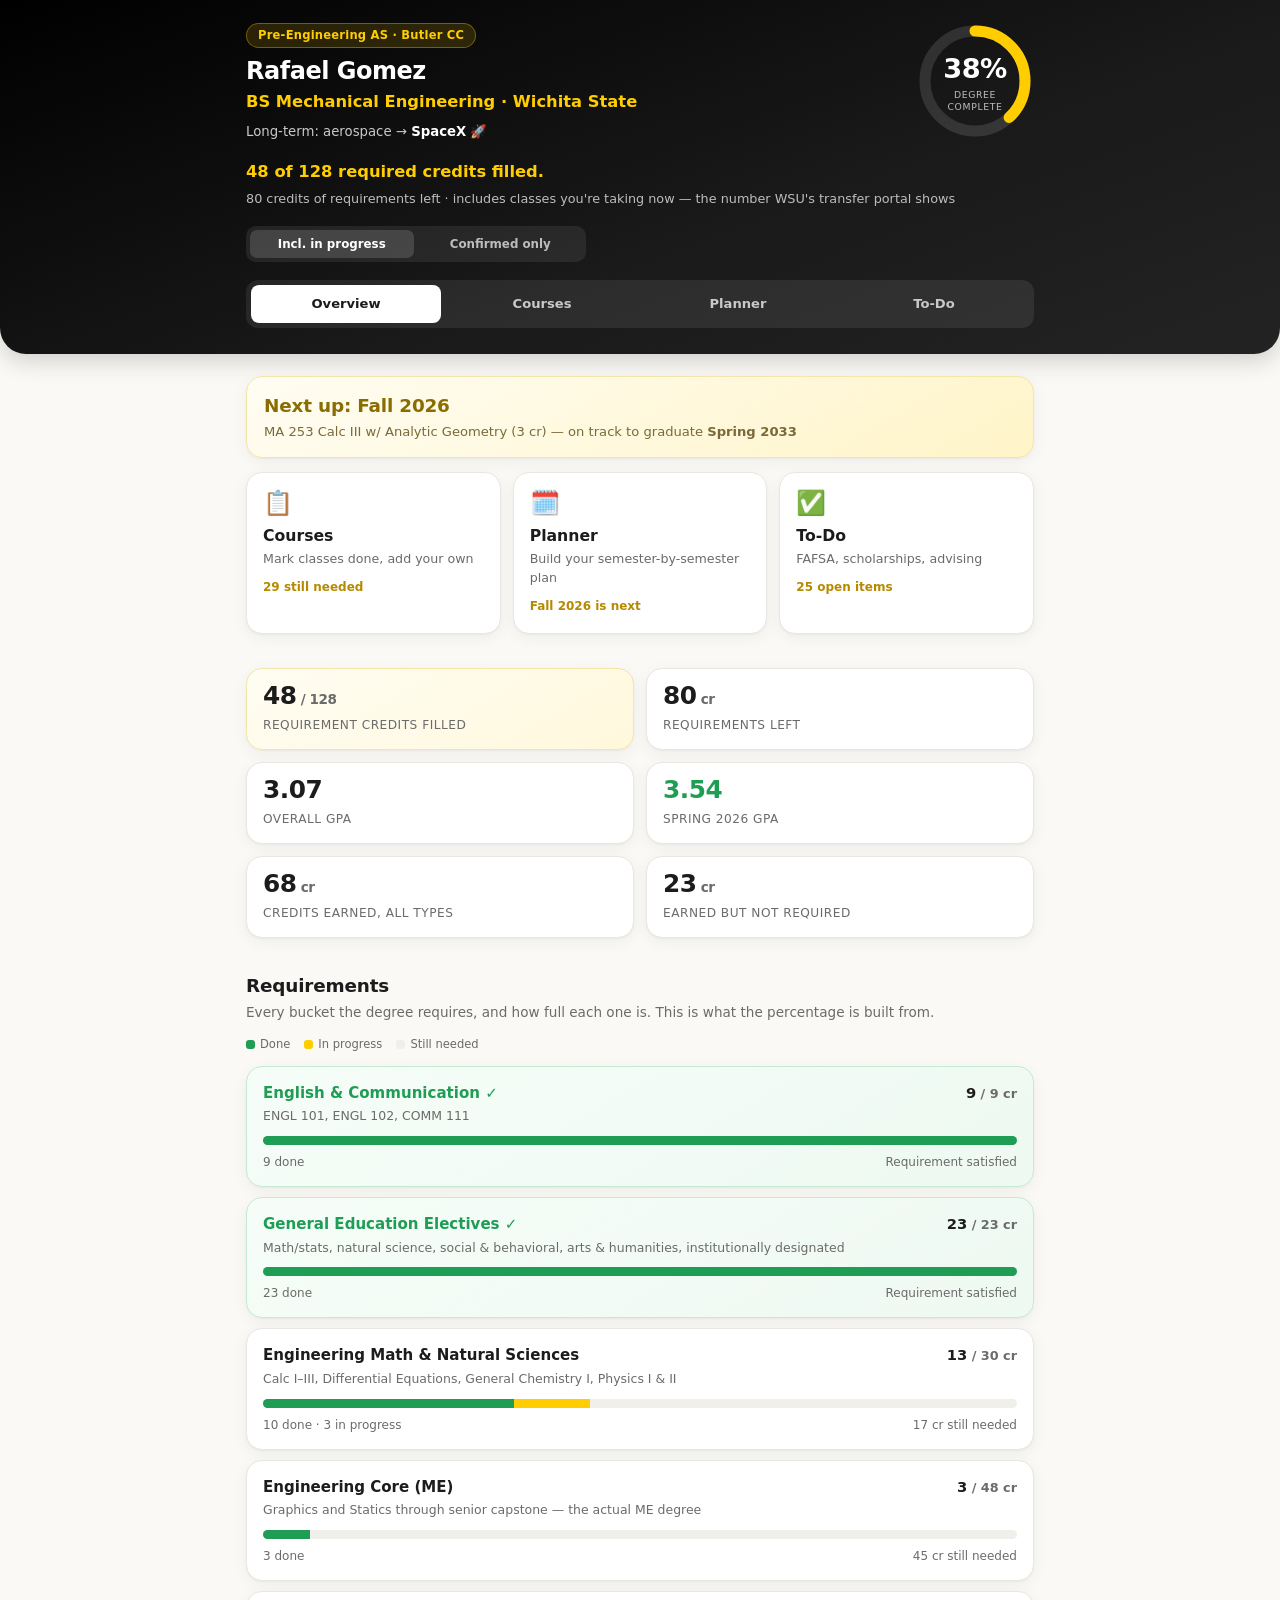
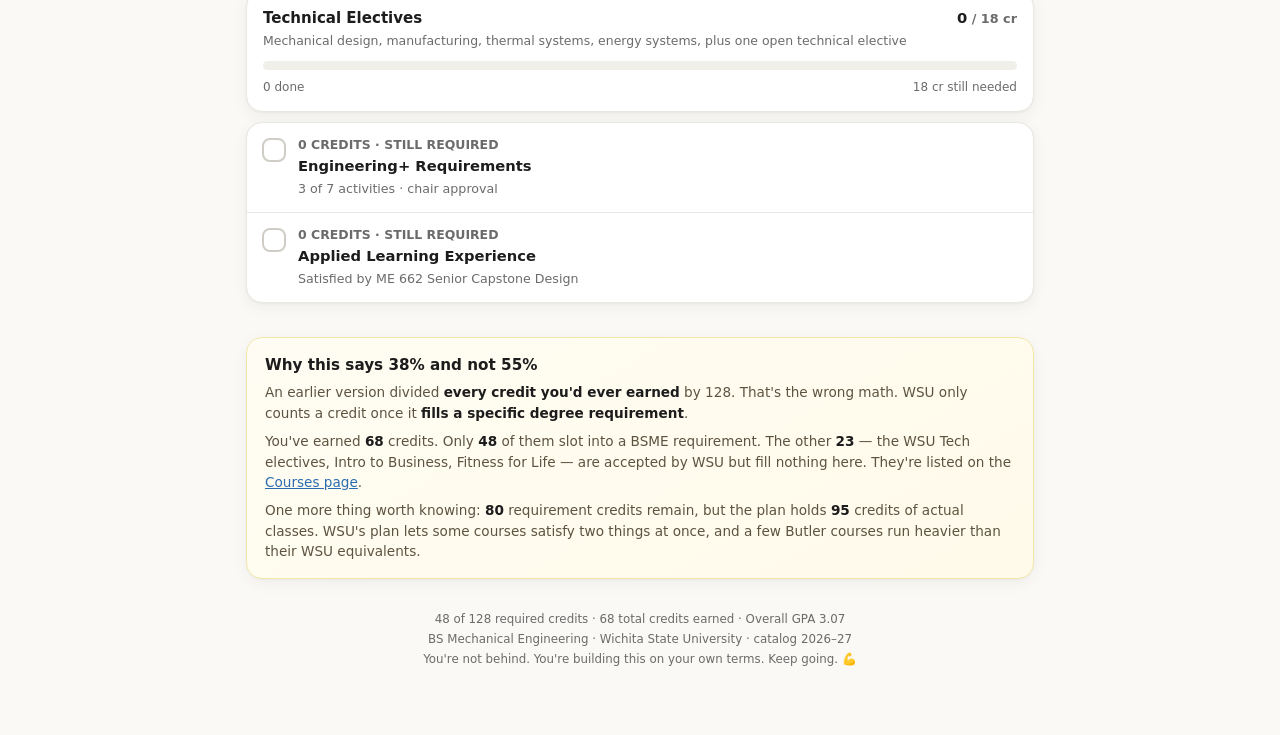
<file: index.html>
<!DOCTYPE html>
<html lang="en">
<head>
<meta charset="UTF-8">
<meta name="viewport" content="width=device-width, initial-scale=1.0">
<meta name="theme-color" content="#000000">
<meta name="description" content="Rafael Gomez — progress toward a BS in Mechanical Engineering at Wichita State, tracked against actual degree requirements.">
<meta name="apple-mobile-web-app-capable" content="yes">
<meta name="apple-mobile-web-app-status-bar-style" content="black">
<meta name="apple-mobile-web-app-title" content="ME Tracker">
<meta name="mobile-web-app-capable" content="yes">
<link rel="icon" href="data:image/svg+xml,<svg xmlns='http://www.w3.org/2000/svg' viewBox='0 0 100 100'><rect width='100' height='100' rx='22' fill='%23111'/><text y='72' x='50' font-size='60' text-anchor='middle' fill='%23FFCD00' font-family='system-ui' font-weight='bold'>ME</text></svg>">
<link rel="stylesheet" href="style.css?v=6">
<title>Rafael's WSU ME Tracker</title>
</head>
<body>

<header class="hero">
  <div class="wrap">
    <div class="hero-top">
      <div>
        <span class="badge">Pre-Engineering AS · Butler CC</span>
        <h1 style="margin-top:10px">Rafael Gomez</h1>
        <div class="goal">BS Mechanical Engineering · Wichita State</div>
        <div class="meta">Long-term: aerospace → <b>SpaceX</b> 🚀</div>
      </div>
      <div class="ring-wrap">
        <div class="ring">
          <svg width="118" height="118" viewBox="0 0 118 118">
            <circle cx="59" cy="59" r="50" fill="none" stroke="rgba(255,255,255,.12)" stroke-width="11"/>
            <circle id="ringFill" cx="59" cy="59" r="50" fill="none" stroke="#FFCD00" stroke-width="11" stroke-linecap="round" stroke-dasharray="314.16" stroke-dashoffset="314.16"/>
          </svg>
          <div class="val"><div class="pct" id="ringPct">0%</div><div class="lbl">degree<br>complete</div></div>
        </div>
      </div>
    </div>
    <div class="motiv" id="motiv">Loading…</div>
    <div class="mode" id="mode">
      <button data-mode="progress" class="on">Incl. in progress</button>
      <button data-mode="confirmed">Confirmed only</button>
    </div>
    <nav class="nav" id="nav"></nav>
  </div>
</header>

<div class="wrap">

  <section class="section" style="margin-top:22px">
    <div class="card gradbox" id="nextUp"></div>
  </section>

  <section class="section" style="margin-top:14px">
    <div class="tiles" id="tiles"></div>
  </section>

  <section class="section">
    <div class="kpis" id="kpis"></div>
  </section>

  <section class="section">
    <h2>Requirements</h2>
    <div class="section-sub">Every bucket the degree requires, and how full each one is. This is what the percentage is built from.</div>
    <div class="legend">
      <span><i style="background:var(--green)"></i>Done</span>
      <span><i style="background:var(--gold)"></i>In progress</span>
      <span><i style="background:#f0efe9"></i>Still needed</span>
    </div>
    <div id="buckets"></div>
    <div class="card" id="nonCredit"></div>
  </section>

  <section class="section">
    <div class="card explain">
      <div class="t">Why this says 38% and not 55%</div>
      <p>An earlier version divided <b>every credit you'd ever earned</b> by 128. That's the wrong math. WSU only counts a credit once it <b>fills a specific degree requirement</b>.</p>
      <p>You've earned <b id="exTotal">–</b> credits. Only <b id="exApplied">–</b> of them slot into a BSME requirement. The other <b id="exWasted">–</b> — the WSU Tech electives, Intro to Business, Fitness for Life — are accepted by WSU but fill nothing here. They're listed on the <a href="courses.html" style="color:var(--blue)">Courses page</a>.</p>
      <p>One more thing worth knowing: <b id="exReqLeft">–</b> requirement credits remain, but the plan holds <b id="exClassLeft">–</b> credits of actual classes. WSU's plan lets some courses satisfy two things at once, and a few Butler courses run heavier than their WSU equivalents.</p>
    </div>
  </section>

  <div class="foot" id="foot"></div>
</div>

<script src="data.js?v=6"></script>
<script src="app.js?v=6"></script>
<script>
function renderNextUp(){
  const t = nextTerm(), g = gradTerm();
  const courses = t ? t.courses.map(courseById).filter(c=>c && effStatus(c)!=='completed') : [];
  $('nextUp').innerHTML = t
    ? `<div class="g1">Next up: ${esc(t.name)}</div>
       <div class="g2">${courses.map(c=>esc(c.code)+' '+esc(c.title)+' ('+c.credits+' cr)').join(' · ') || 'Nothing planned yet'}
       ${g ? ` — on track to graduate <b>${esc(g.name)}</b>` : ''}</div>`
    : `<div class="g1">🎓 Everything is done</div><div class="g2">Nothing left in the plan.</div>`;
}
function renderTiles(){
  const p = computeProgress();
  const needed = allCourses().filter(c=>c.applies && effStatus(c)==='needed').length;
  const t = nextTerm();
  const todo = DATA.checklist.reduce((s,g)=>s+g.items.filter(i=>{
    const v = state.checks[i.id]; return !(v===undefined ? !!i.done : v);
  }).length, 0);
  $('tiles').innerHTML = `
    <a class="tile card" href="courses.html">
      <div class="ic">📋</div><div class="tt">Courses</div>
      <div class="ts">Mark classes done, add your own</div>
      <div class="tn">${needed} still needed</div></a>
    <a class="tile card" href="planner.html">
      <div class="ic">🗓️</div><div class="tt">Planner</div>
      <div class="ts">Build your semester-by-semester plan</div>
      <div class="tn">${t ? esc(t.name)+' is next' : 'All planned'}</div></a>
    <a class="tile card" href="checklist.html">
      <div class="ic">✅</div><div class="tt">To-Do</div>
      <div class="ts">FAFSA, scholarships, advising</div>
      <div class="tn">${todo} open item${todo===1?'':'s'}</div></a>`;
}
function renderKpis(){
  const p = computeProgress(), e = earnedAllCredits();
  $('kpis').innerHTML = [
    {label:"Requirement credits filled", value:String(p.counted), unit:"/ "+DATA.totalCredits, cls:"gold"},
    {label:"Requirements left",          value:String(p.remaining), unit:"cr"},
    {label:"Overall GPA",                value:DATA.stats.gpaOverall},
    {label:DATA.stats.gpaRecentLabel,    value:DATA.stats.gpaRecent, cls:"ok"},
    {label:"Credits earned, all types",  value:String(e.total), unit:"cr"},
    {label:"Earned but not required",    value:String(e.notApplying), unit:"cr"},
  ].map(k=>`<div class="card kpi ${k.cls||''}">
      <div class="n">${esc(k.value)}${k.unit?`<small> ${esc(k.unit)}</small>`:''}</div>
      <div class="k">${esc(k.label)}</div></div>`).join('');
  $('exTotal').textContent = e.total;
  $('exApplied').textContent = p.counted;
  $('exWasted').textContent = e.notApplying;
  $('exReqLeft').textContent = p.remaining;
  $('exClassLeft').textContent = classCreditsLeft();
}
function renderNonCredit(){
  $('nonCredit').innerHTML = DATA.nonCredit.map(n=>{
    const done = state.checks['nc_'+n.id] !== undefined ? state.checks['nc_'+n.id] : n.done;
    return `<div class="course st-${done?'completed':'needed'}" data-nc="${esc(n.id)}">
      <div class="check">${MARK(done?'completed':'needed')}</div>
      <div class="body">
        <div class="code">0 CREDITS · STILL REQUIRED</div>
        <div class="title">${esc(n.name)}</div>
        <div class="notes">${esc(n.detail)}</div>
      </div></div>`;
  }).join('');
  document.querySelectorAll('[data-nc]').forEach(row=>{
    row.querySelector('.check').onclick = ()=>{
      const k = 'nc_' + row.dataset.nc;
      state.checks[k] = !(state.checks[k] !== undefined ? state.checks[k] : false);
      save(); renderNonCredit();
    };
  });
}
function renderAll(){ renderRing(); renderKpis(); renderBuckets('buckets'); renderNextUp(); renderTiles(); renderNonCredit(); renderFoot(); }
renderNav('index.html'); renderModeToggle(renderKpis); renderAll();
</script>
</body>
</html>
</file>
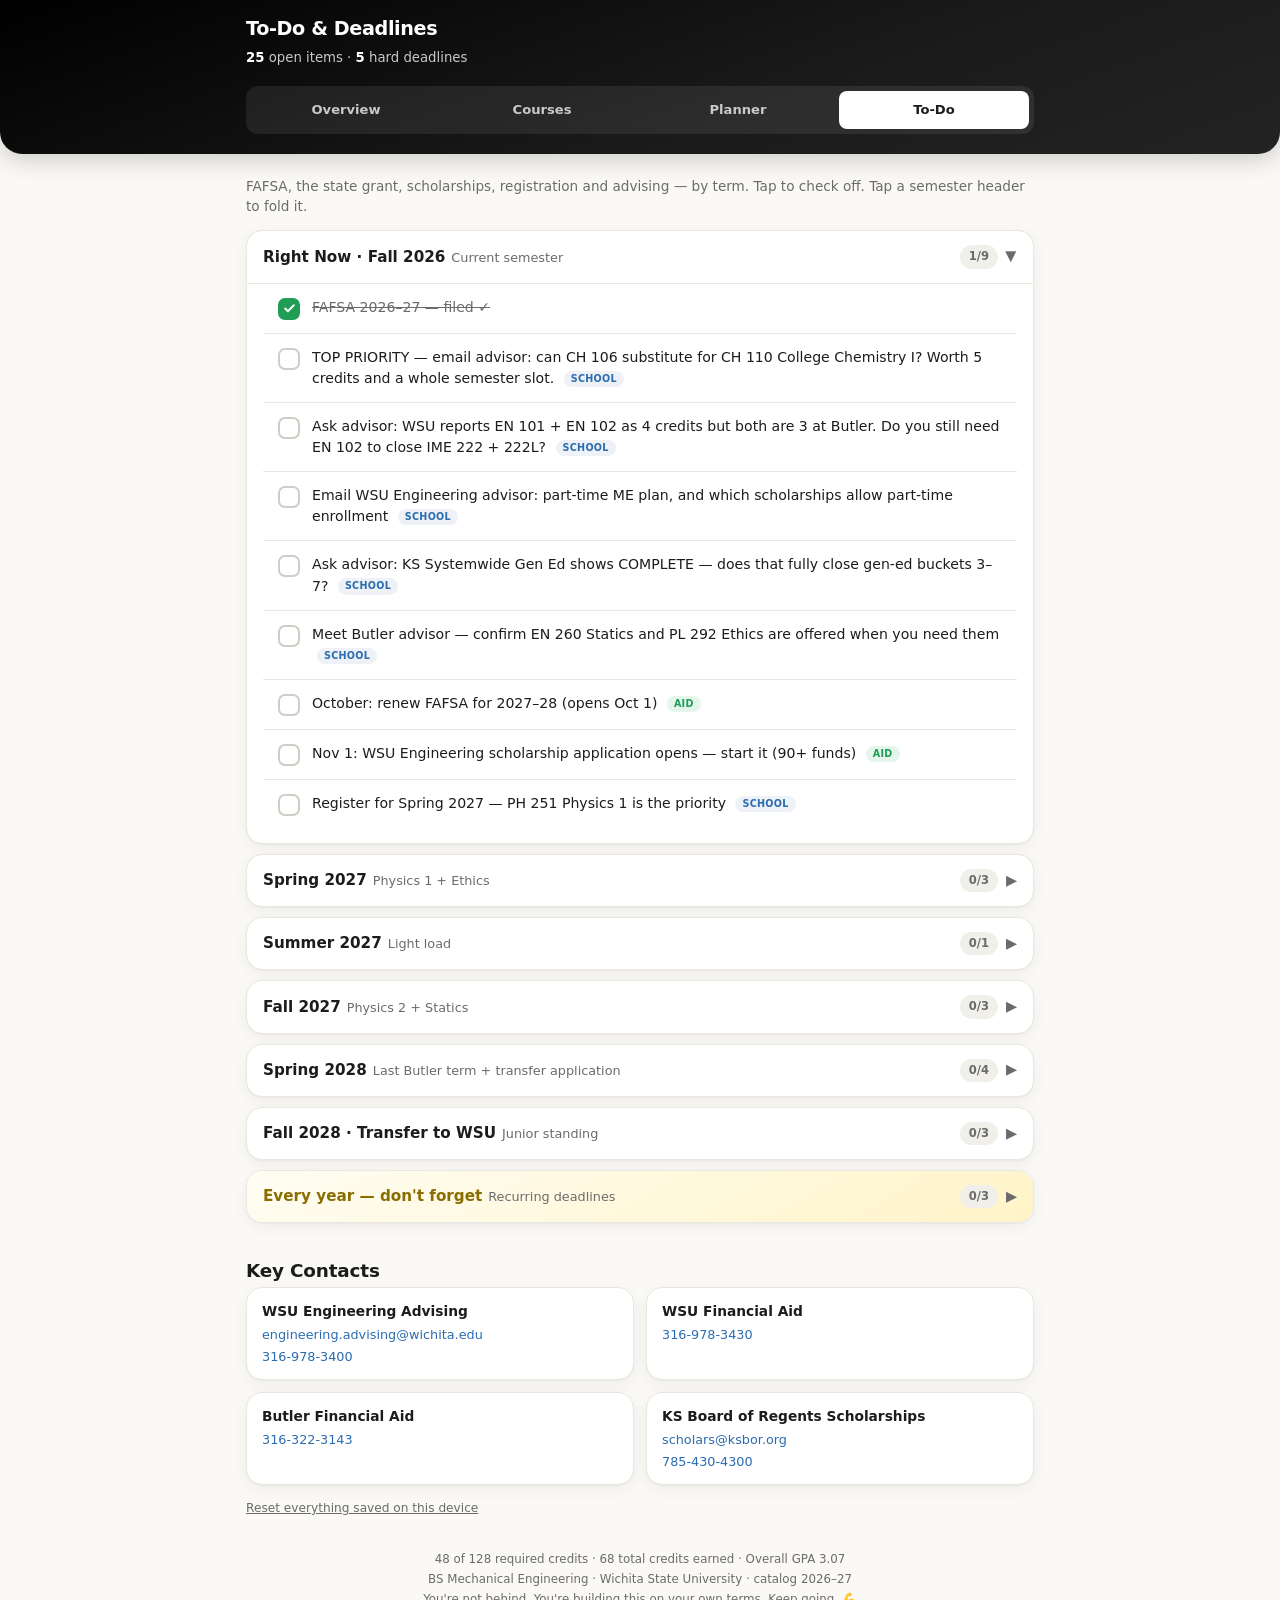
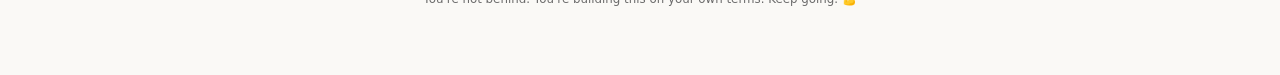
<file: checklist.html>
<!DOCTYPE html>
<html lang="en">
<head>
<meta charset="UTF-8">
<meta name="viewport" content="width=device-width, initial-scale=1.0">
<meta name="theme-color" content="#000000">
<meta name="apple-mobile-web-app-capable" content="yes">
<meta name="apple-mobile-web-app-status-bar-style" content="black">
<link rel="icon" href="data:image/svg+xml,<svg xmlns='http://www.w3.org/2000/svg' viewBox='0 0 100 100'><rect width='100' height='100' rx='22' fill='%23111'/><text y='72' x='50' font-size='60' text-anchor='middle' fill='%23FFCD00' font-family='system-ui' font-weight='bold'>ME</text></svg>">
<link rel="stylesheet" href="style.css?v=6">
<title>To-Do · WSU ME Tracker</title>
</head>
<body>

<header class="hero slim">
  <div class="wrap">
    <div>
      <h1>To-Do &amp; Deadlines</h1>
      <div class="meta" id="hdrSub">–</div>
    </div>
    <nav class="nav" id="nav"></nav>
  </div>
</header>

<div class="wrap">
  <section class="section" style="margin-top:22px">
    <div class="section-sub">FAFSA, the state grant, scholarships, registration and advising — by term. Tap to check off. Tap a semester header to fold it.</div>
    <div id="checklist"></div>
  </section>

  <section class="section">
    <h2>Key Contacts</h2>
    <div class="contacts" id="contacts"></div>
    <button class="reset" id="resetBtn">Reset everything saved on this device</button>
  </section>

  <div class="foot" id="foot"></div>
</div>

<script src="data.js?v=6"></script>
<script src="app.js?v=6"></script>
<script>
const TAG_LABEL = {deadline:'Deadline', aid:'Aid', school:'School'};
function itemDone(it){ const v = state.checks[it.id]; return v===undefined ? !!it.done : v; }

function renderChecklist(){
  const el = $('checklist');
  el.innerHTML = DATA.checklist.map((g,gi)=>{
    const items = g.items.map(it => ({...it, done: itemDone(it)}));
    const total = items.length, done = items.filter(i=>i.done).length;
    const rows = items.map(it=>{
      const tag = (it.tag && TAG_LABEL[it.tag]) ? ` <span class="ctag ${it.tag}">${TAG_LABEL[it.tag]}</span>` : '';
      return `<div class="task ${it.done?'done':''}" data-id="${esc(it.id)}">
        <div class="check">${CHECK}</div><div class="txt">${esc(it.text)}${tag}</div></div>`;
    }).join('');
    return `<div class="card term ${gi===0?'open':''} ${g.recurring?'grad':''}">
      <div class="term-head">
        <div class="t">${esc(g.term)}${g.note?`<span>${esc(g.note)}</span>`:''}</div>
        <div style="display:flex;align-items:center;gap:8px">
          <span class="load">${done}/${total}${done===total&&total?' ✓':''}</span><span class="chev">▶</span>
        </div>
      </div>
      <div class="term-body" style="padding-top:0">${rows}</div>
    </div>`;
  }).join('');

  el.querySelectorAll('.term-head').forEach(h=> h.onclick = e =>{
    if(e.target.closest('.task')) return;
    h.parentElement.classList.toggle('open');
  });
  el.querySelectorAll('.task').forEach(row=>{
    row.querySelector('.check').onclick = e =>{
      e.stopPropagation();
      const id = row.dataset.id;
      let base=false; DATA.checklist.forEach(g=>g.items.forEach(i=>{ if(i.id===id) base=!!i.done; }));
      const cur = state.checks[id]!==undefined ? state.checks[id] : base;
      state.checks[id] = !cur; save(); renderAll();
    };
  });
}
function renderContacts(){
  $('contacts').innerHTML = DATA.contacts.map(c=>`
    <div class="card contact">
      <div class="who">${esc(c.who)}</div>
      ${c.email?`<a href="mailto:${esc(c.email)}">${esc(c.email)}</a>`:''}
      ${c.phone?`<a href="tel:${esc(c.phone).replace(/[^0-9]/g,'')}">${esc(c.phone)}</a>`:''}
    </div>`).join('');
}
function renderHdr(){
  const open = DATA.checklist.reduce((s,g)=>s+g.items.filter(i=>!itemDone(i)).length,0);
  const dl = DATA.checklist.reduce((s,g)=>s+g.items.filter(i=>!itemDone(i)&&i.tag==='deadline').length,0);
  $('hdrSub').innerHTML = `<b>${open}</b> open item${open===1?'':'s'}${dl?` · <b>${dl}</b> hard deadline${dl===1?'':'s'}`:''}`;
}
function renderAll(){ renderHdr(); renderChecklist(); renderFoot(); }
renderNav('checklist.html'); renderContacts(); wireReset(); renderAll();
</script>
</body>
</html>
</file>
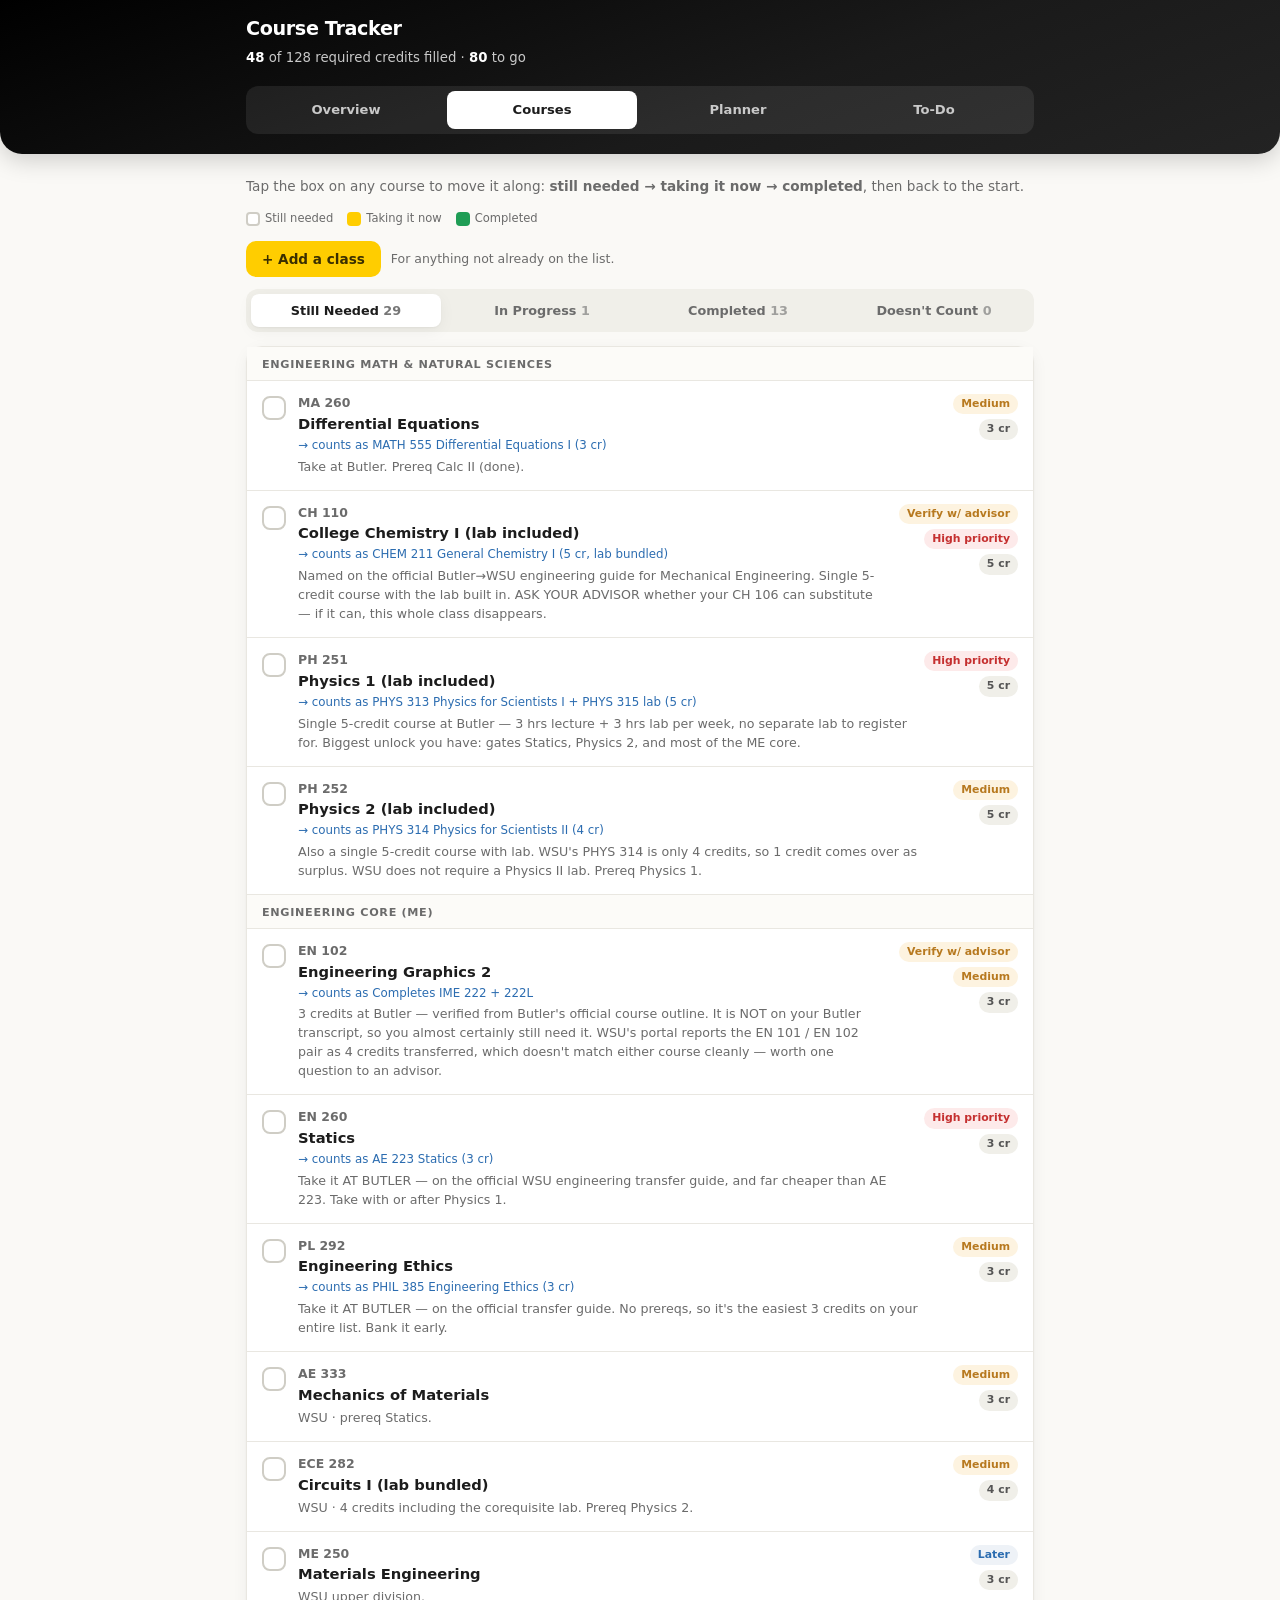
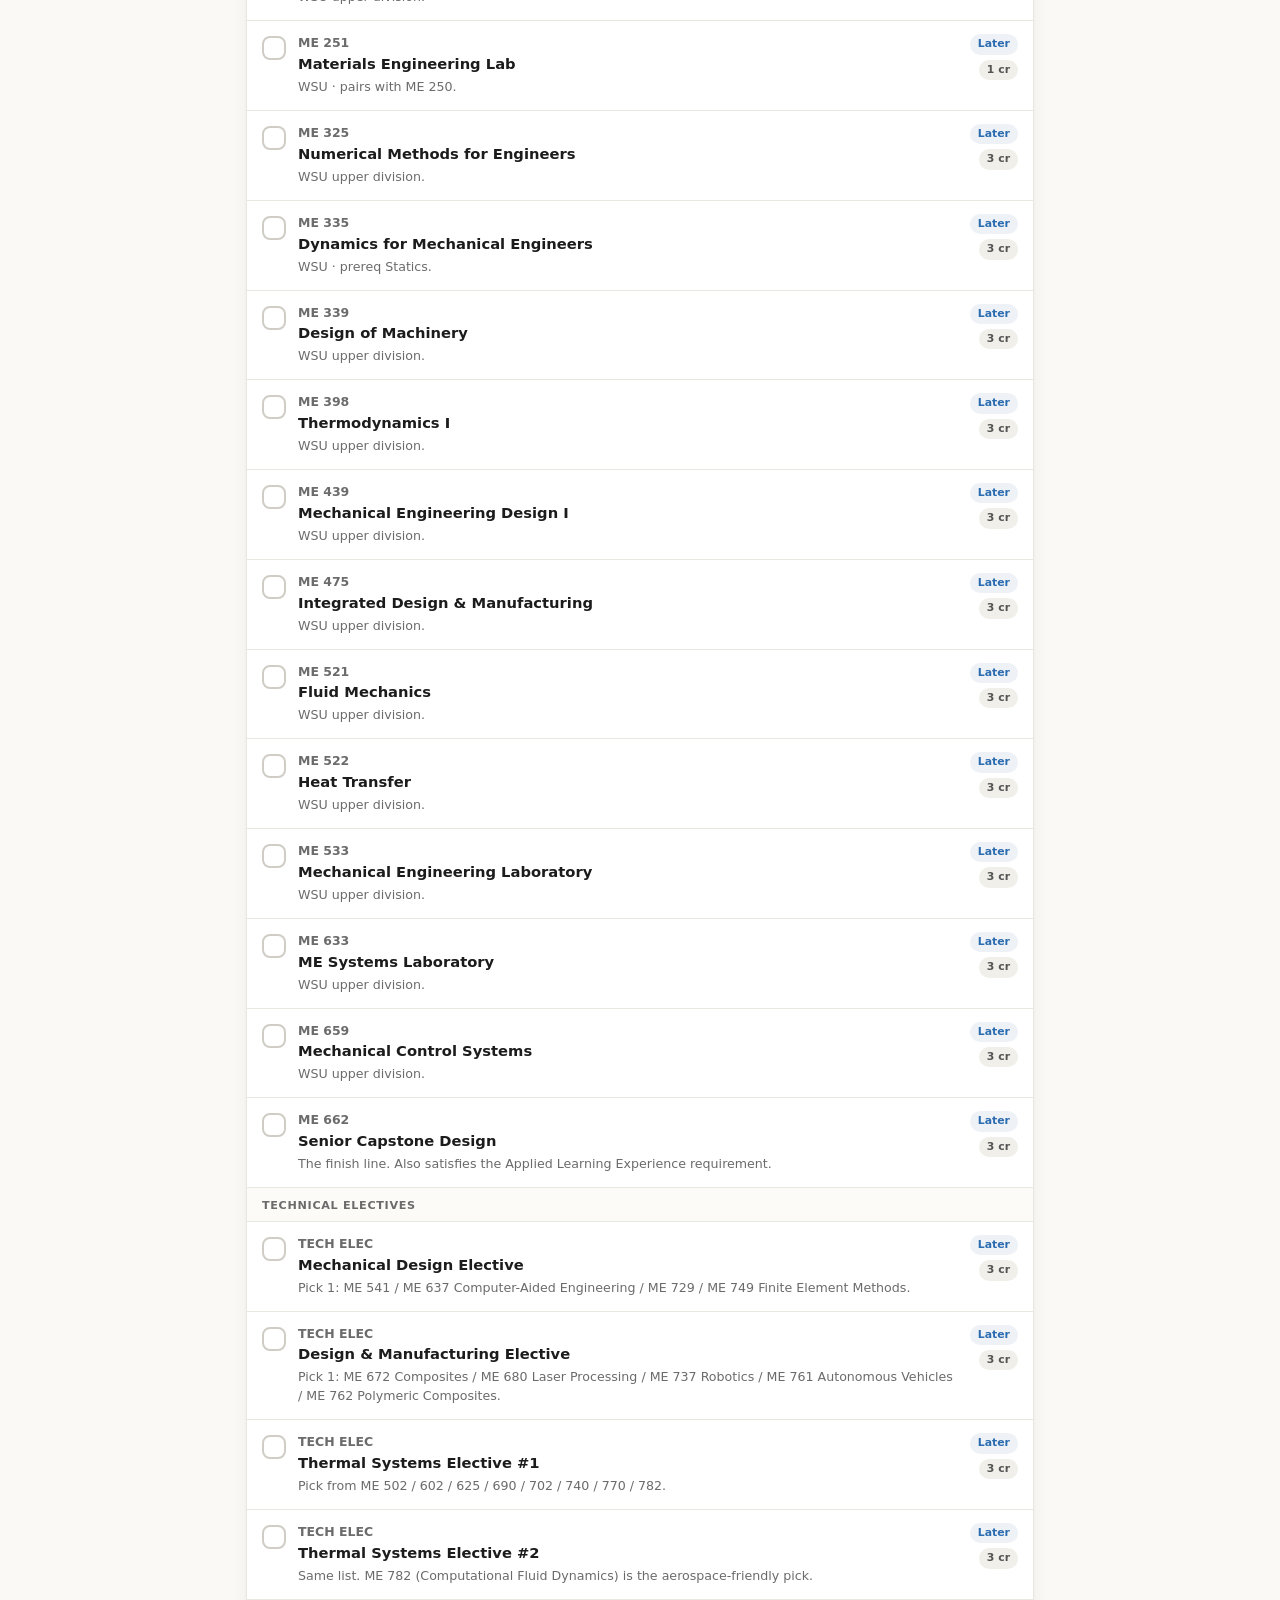
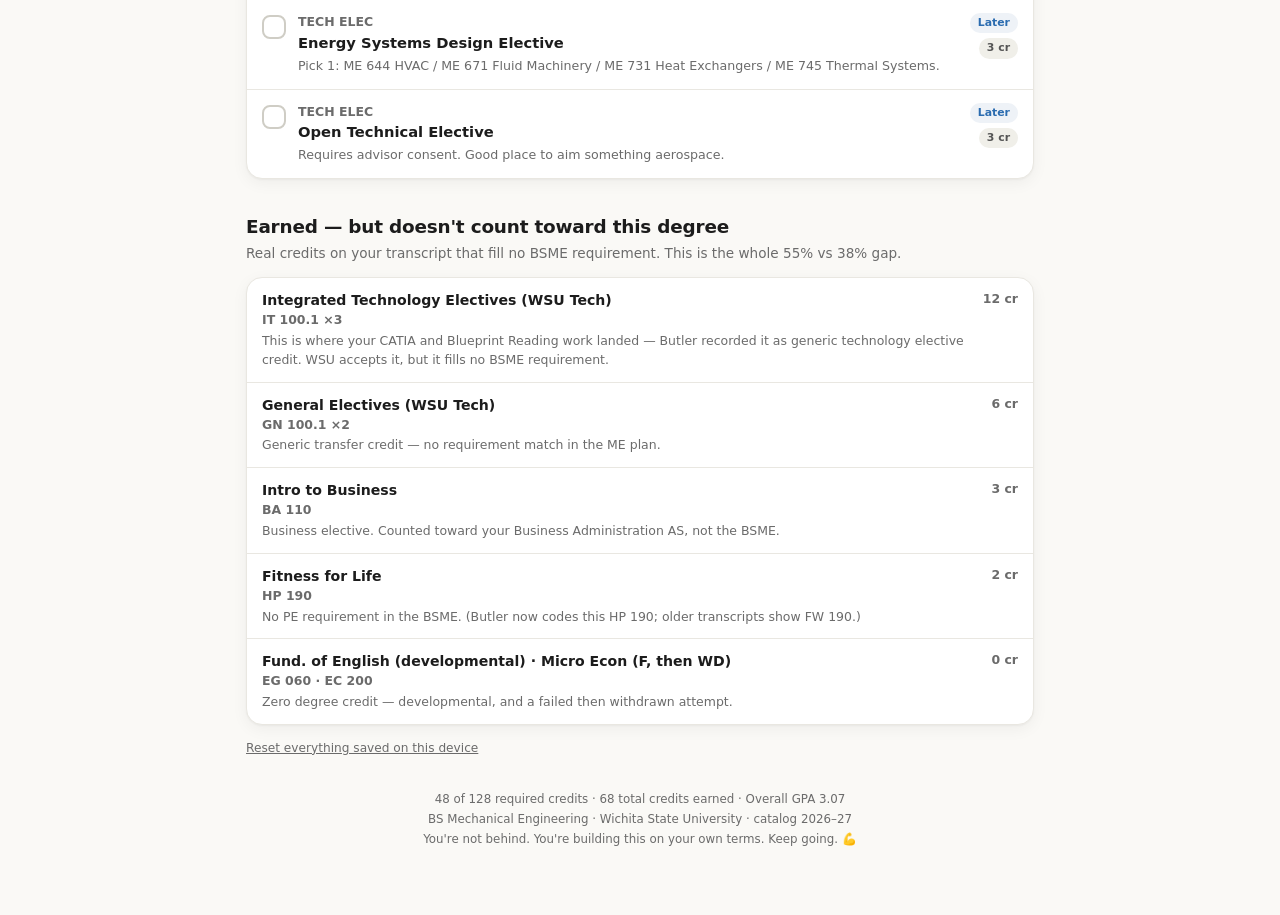
<file: courses.html>
<!DOCTYPE html>
<html lang="en">
<head>
<meta charset="UTF-8">
<meta name="viewport" content="width=device-width, initial-scale=1.0">
<meta name="theme-color" content="#000000">
<meta name="apple-mobile-web-app-capable" content="yes">
<meta name="apple-mobile-web-app-status-bar-style" content="black">
<link rel="icon" href="data:image/svg+xml,<svg xmlns='http://www.w3.org/2000/svg' viewBox='0 0 100 100'><rect width='100' height='100' rx='22' fill='%23111'/><text y='72' x='50' font-size='60' text-anchor='middle' fill='%23FFCD00' font-family='system-ui' font-weight='bold'>ME</text></svg>">
<link rel="stylesheet" href="style.css?v=6">
<title>Courses · WSU ME Tracker</title>
</head>
<body>

<header class="hero slim">
  <div class="wrap">
    <div>
      <h1>Course Tracker</h1>
      <div class="meta" id="hdrSub">–</div>
    </div>
    <nav class="nav" id="nav"></nav>
  </div>
</header>

<div class="wrap">

  <section class="section" style="margin-top:22px">
    <div class="section-sub">Tap the box on any course to move it along: <b>still needed → taking it now → completed</b>, then back to the start.</div>
    <div class="legend" style="margin-bottom:14px">
      <span><i style="background:#fff;border:2px solid #cfcdc5;width:14px;height:14px;border-radius:4px"></i>Still needed</span>
      <span><i style="background:var(--gold);width:14px;height:14px;border-radius:4px"></i>Taking it now</span>
      <span><i style="background:var(--green);width:14px;height:14px;border-radius:4px"></i>Completed</span>
    </div>

    <div class="addbar">
      <button class="btn gold" id="addToggle">+ Add a class</button>
      <span style="font-size:.78rem;color:var(--muted)">For anything not already on the list.</span>
    </div>
    <div class="card addform" id="addForm">
      <div class="fgrid">
        <div class="f"><label>Course code</label><input id="fCode" placeholder="PH 251" autocomplete="off"></div>
        <div class="f"><label>Credits</label><input id="fCredits" type="number" min="0" max="12" step="0.5" placeholder="5"></div>
        <div class="f full"><label>Title</label><input id="fTitle" placeholder="Physics 1" autocomplete="off"></div>
        <div class="f full">
          <label>Which requirement does it fill?</label>
          <select id="fBucket"></select>
          <span class="hint">Pick "Fills no requirement" if an advisor says it won't apply — it'll be recorded as earned credit without moving the %.</span>
        </div>
        <div class="f"><label>Status</label>
          <select id="fStatus">
            <option value="completed">Completed</option>
            <option value="progress">Taking it now</option>
            <option value="needed">Still need to take</option>
          </select>
        </div>
        <div class="f"><label>Grade <span style="font-weight:400;text-transform:none">(optional)</span></label><input id="fGrade" placeholder="A" autocomplete="off"></div>
        <div class="f full"><label>Term <span style="font-weight:400;text-transform:none">(optional)</span></label><input id="fTerm" placeholder="Spring 2027" autocomplete="off"></div>
      </div>
      <div class="formfoot">
        <button class="btn" id="fSave">Save class</button>
        <button class="btn ghost" id="fCancel">Cancel</button>
        <span class="formerr" id="fErr"></span>
      </div>
    </div>

    <div class="tabs" id="tabs"></div>
    <div class="card" id="courseList"></div>
  </section>

  <section class="section">
    <h2>Earned — but doesn't count toward this degree</h2>
    <div class="section-sub">Real credits on your transcript that fill no BSME requirement. This is the whole 55% vs 38% gap.</div>
    <div class="card" id="extras"></div>
    <button class="reset" id="resetBtn">Reset everything saved on this device</button>
  </section>

  <div class="foot" id="foot"></div>
</div>

<script src="data.js?v=6"></script>
<script src="app.js?v=6"></script>
<script>
let activeTab = 'needed';
const BUCKET_NAME = id => (DATA.buckets.find(b=>b.id===id)||{}).name || 'Fills no requirement';

function tabCounts(){
  const c = {needed:0, progress:0, completed:0, noapply:0};
  allCourses().forEach(x=>{ if(!x.applies){ c.noapply++; return; } c[effStatus(x)]++; });
  return c;
}
function renderTabs(){
  const c = tabCounts();
  $('tabs').innerHTML = [
    {id:'needed',label:'Still Needed'},{id:'progress',label:'In Progress'},
    {id:'completed',label:'Completed'},{id:'noapply',label:"Doesn't Count"},
  ].map(t=>`<button class="tab ${t.id===activeTab?'active':''}" data-tab="${t.id}">${t.label} <span class="cnt">${c[t.id]}</span></button>`).join('');
  document.querySelectorAll('.tab').forEach(b=> b.onclick = ()=>{ activeTab=b.dataset.tab; renderTabs(); renderCourses(); });
}
function prioPill(p){
  if(p==='high') return '<span class="pill hi">High priority</span>';
  if(p==='med')  return '<span class="pill med">Medium</span>';
  if(p==='low')  return '<span class="pill low">Later</span>';
  return '';
}
function renderCourses(){
  const list = allCourses().filter(c => activeTab==='noapply' ? !c.applies : (c.applies && effStatus(c)===activeTab));
  const el = $('courseList');
  if(!list.length){ el.innerHTML = '<div class="empty">Nothing here.</div>'; return; }
  const order = DATA.buckets.map(b=>b.id).concat(['']);
  const groups = {};
  list.forEach(c => { const k = c.applies ? (c.bucket||'') : ''; (groups[k]=groups[k]||[]).push(c); });

  el.innerHTML = order.filter(k=>groups[k]).map(k=>{
    const hdr = activeTab==='noapply' ? '' : `<div class="grp-hdr">${esc(BUCKET_NAME(k))}</div>`;
    return hdr + groups[k].map(c=>{
      const noapply = !c.applies, st = effStatus(c), mine = !!c.custom;
      let right;
      if(noapply) right = `<span class="pill no">no requirement</span><span class="pill cr">${c.credits} cr</span>`;
      else if(st==='completed') right = `${c.grade?`<span class="pill grade">${esc(c.grade)}</span>`:''}<span class="pill cr">${c.credits} cr</span>${c.term?`<span style="color:var(--muted);font-size:.72rem">${esc(c.term)}</span>`:''}`;
      else if(st==='progress') right = `<span class="pill st">Taking it now</span><span class="pill cr">${c.credits} cr</span>`;
      else right = `${c.verify?'<span class="pill verify">Verify w/ advisor</span>':''}${prioPill(c.prio)}<span class="pill cr">${c.credits} cr</span>`;
      if(mine) right = `<span class="pill mine">added by you</span>` + right;
      const tip = noapply ? '' : ' title="Tap: still needed → taking it now → completed"';
      return `<div class="course st-${st} ${noapply?'noapply':''}" data-id="${esc(c.id)}">
        <div class="check"${tip}>${MARK(st)}</div>
        <div class="body">
          <div class="code">${esc(c.code)}${c.term && st!=='completed'?` · ${esc(c.term)}`:''}</div>
          <div class="title">${esc(c.title)}</div>
          ${c.wsu?`<div class="maps">→ counts as ${esc(c.wsu)}</div>`:''}
          ${c.notes?`<div class="notes">${esc(c.notes)}</div>`:''}
        </div>
        <div class="right">${right}${mine?`<button class="del" data-del="${esc(c.id)}" title="Remove">✕</button>`:''}</div>
      </div>`;
    }).join('');
  }).join('');

  el.querySelectorAll('.course').forEach(row=>{
    const c = courseById(row.dataset.id);
    if(!c || !c.applies) return;
    row.querySelector('.check').onclick = ()=> cycleStatus(c, renderAll);
  });
  el.querySelectorAll('[data-del]').forEach(btn=>{
    btn.onclick = e =>{
      e.stopPropagation();
      if(!confirm('Remove this class from your tracker?')) return;
      state.custom = state.custom.filter(x=>x.id!==btn.dataset.del);
      delete state.checks[btn.dataset.del];
      save(); renderAll();
    };
  });
}
function renderExtras(){
  const mine = allCourses().filter(c=>!c.applies && c.custom).map(c=>({
    code:c.code, title:c.title, credits:c.credits, why:'Added by you — marked as filling no requirement.'}));
  $('extras').innerHTML = DATA.extras.concat(mine).map(x=>`
    <div class="extra">
      <div><div class="n">${esc(x.title)}</div><div class="c">${esc(x.code)}</div><div class="w">${esc(x.why)}</div></div>
      <div class="c" style="white-space:nowrap">${x.credits} cr</div>
    </div>`).join('');
}
function renderHdr(){
  const p = computeProgress();
  $('hdrSub').innerHTML = `<b>${p.counted}</b> of ${DATA.totalCredits} required credits filled · <b>${p.remaining}</b> to go`;
}
/* ---- add a class ---- */
function initForm(){
  $('fBucket').innerHTML = DATA.buckets.map(b=>`<option value="${b.id}">${esc(b.name)} — ${b.req} cr required</option>`).join('')
    + `<option value="">Fills no requirement (earned credit only)</option>`;
  const form = $('addForm');
  $('addToggle').onclick = ()=>{ form.classList.toggle('open'); if(form.classList.contains('open')) $('fCode').focus(); };
  $('fCancel').onclick = ()=>{ form.classList.remove('open'); clearForm(); };
  $('fSave').onclick = saveNewCourse;
  form.addEventListener('keydown', e=>{ if(e.key==='Enter') saveNewCourse(); });
}
function clearForm(){ ['fCode','fTitle','fCredits','fGrade','fTerm'].forEach(id=>$(id).value=''); $('fErr').textContent=''; }
function saveNewCourse(){
  const code=$('fCode').value.trim(), title=$('fTitle').value.trim();
  const credits=parseFloat($('fCredits').value), bucket=$('fBucket').value;
  const status=$('fStatus').value, grade=$('fGrade').value.trim(), term=$('fTerm').value.trim();
  if(!code && !title){ $('fErr').textContent='Give it at least a course code or a title.'; return; }
  if(isNaN(credits) || credits<0){ $('fErr').textContent='Enter the credit hours.'; return; }
  const c = {id:'my_'+Date.now().toString(36)+Math.random().toString(36).slice(2,6), custom:true,
             bucket, applies:!!bucket, status, code:code||'—', title:title||code, credits};
  if(grade) c.grade=grade; if(term) c.term=term;
  state.custom.push(c); save(); clearForm();
  $('addForm').classList.remove('open');
  activeTab = c.applies ? status : 'noapply';
  renderAll();
}
function renderAll(){ renderHdr(); renderTabs(); renderCourses(); renderExtras(); renderFoot(); }
renderNav('courses.html'); initForm(); wireReset(); renderAll();
</script>
</body>
</html>
</file>
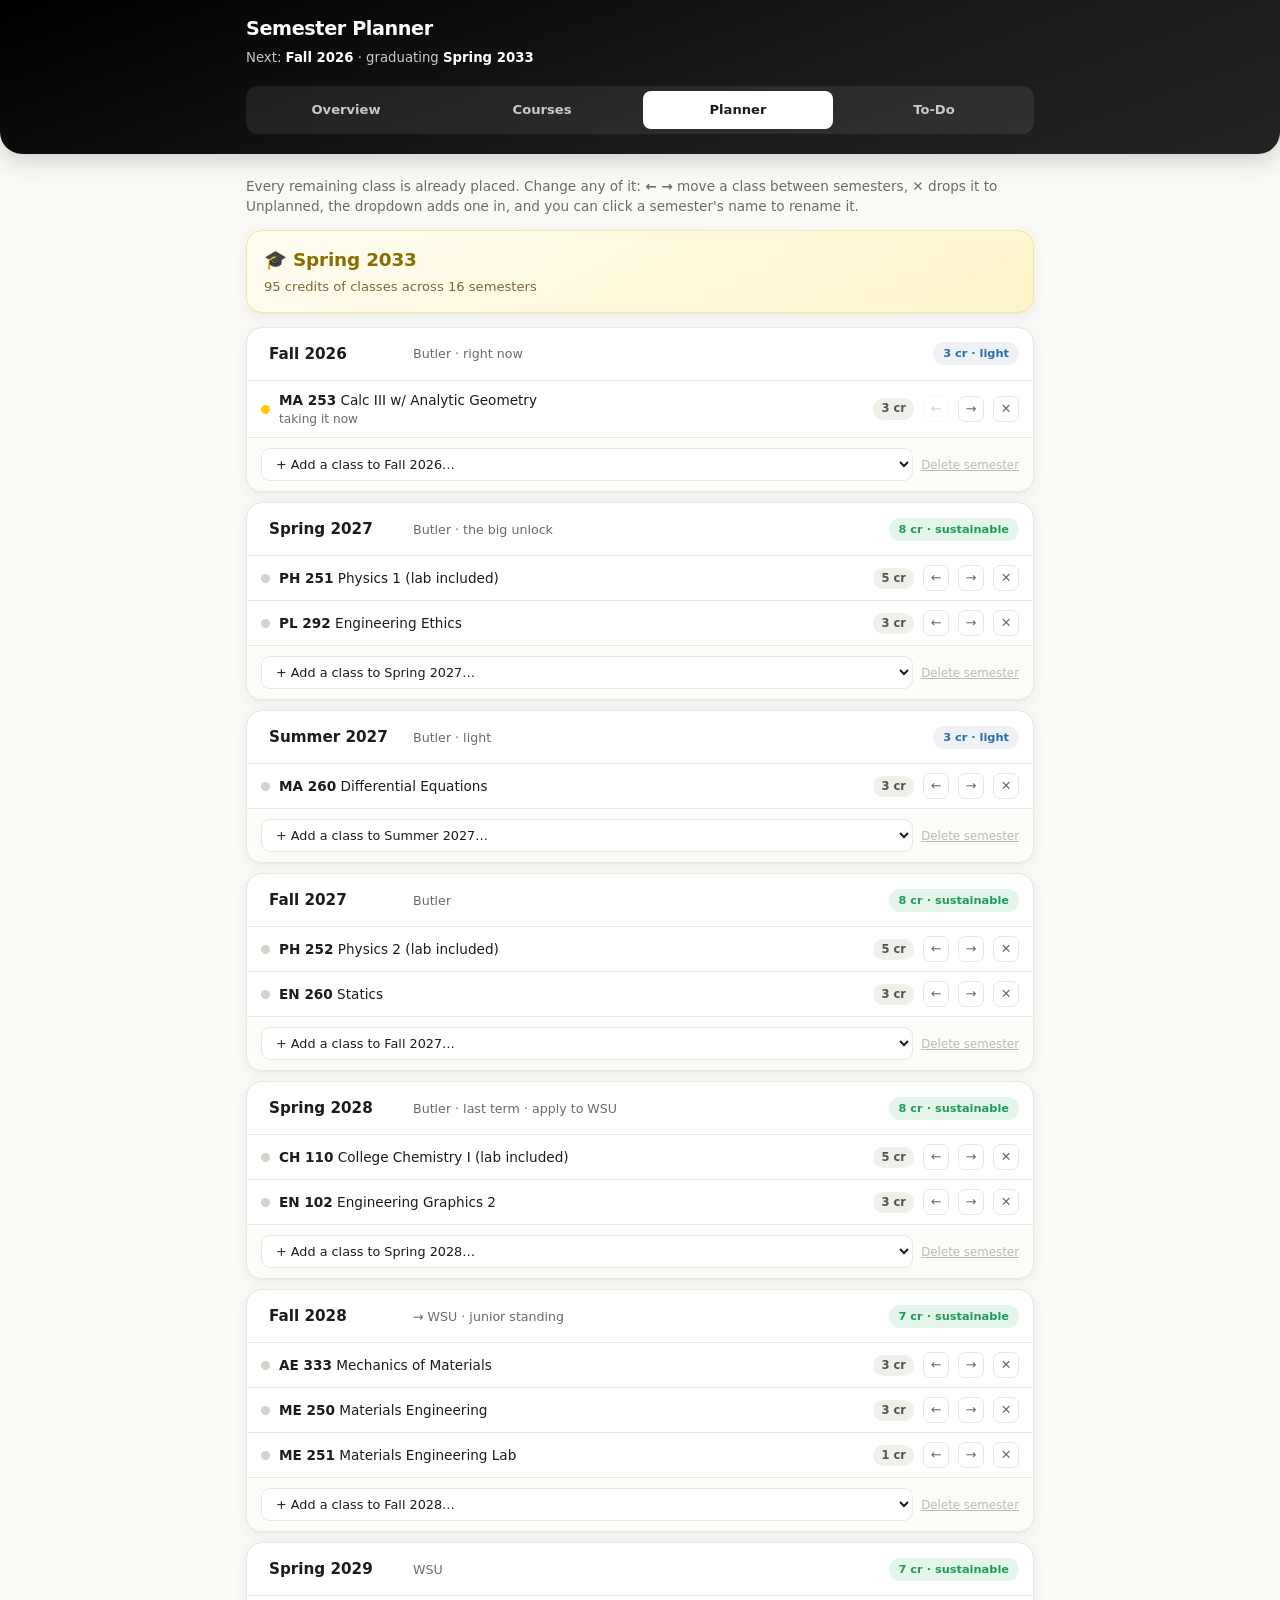
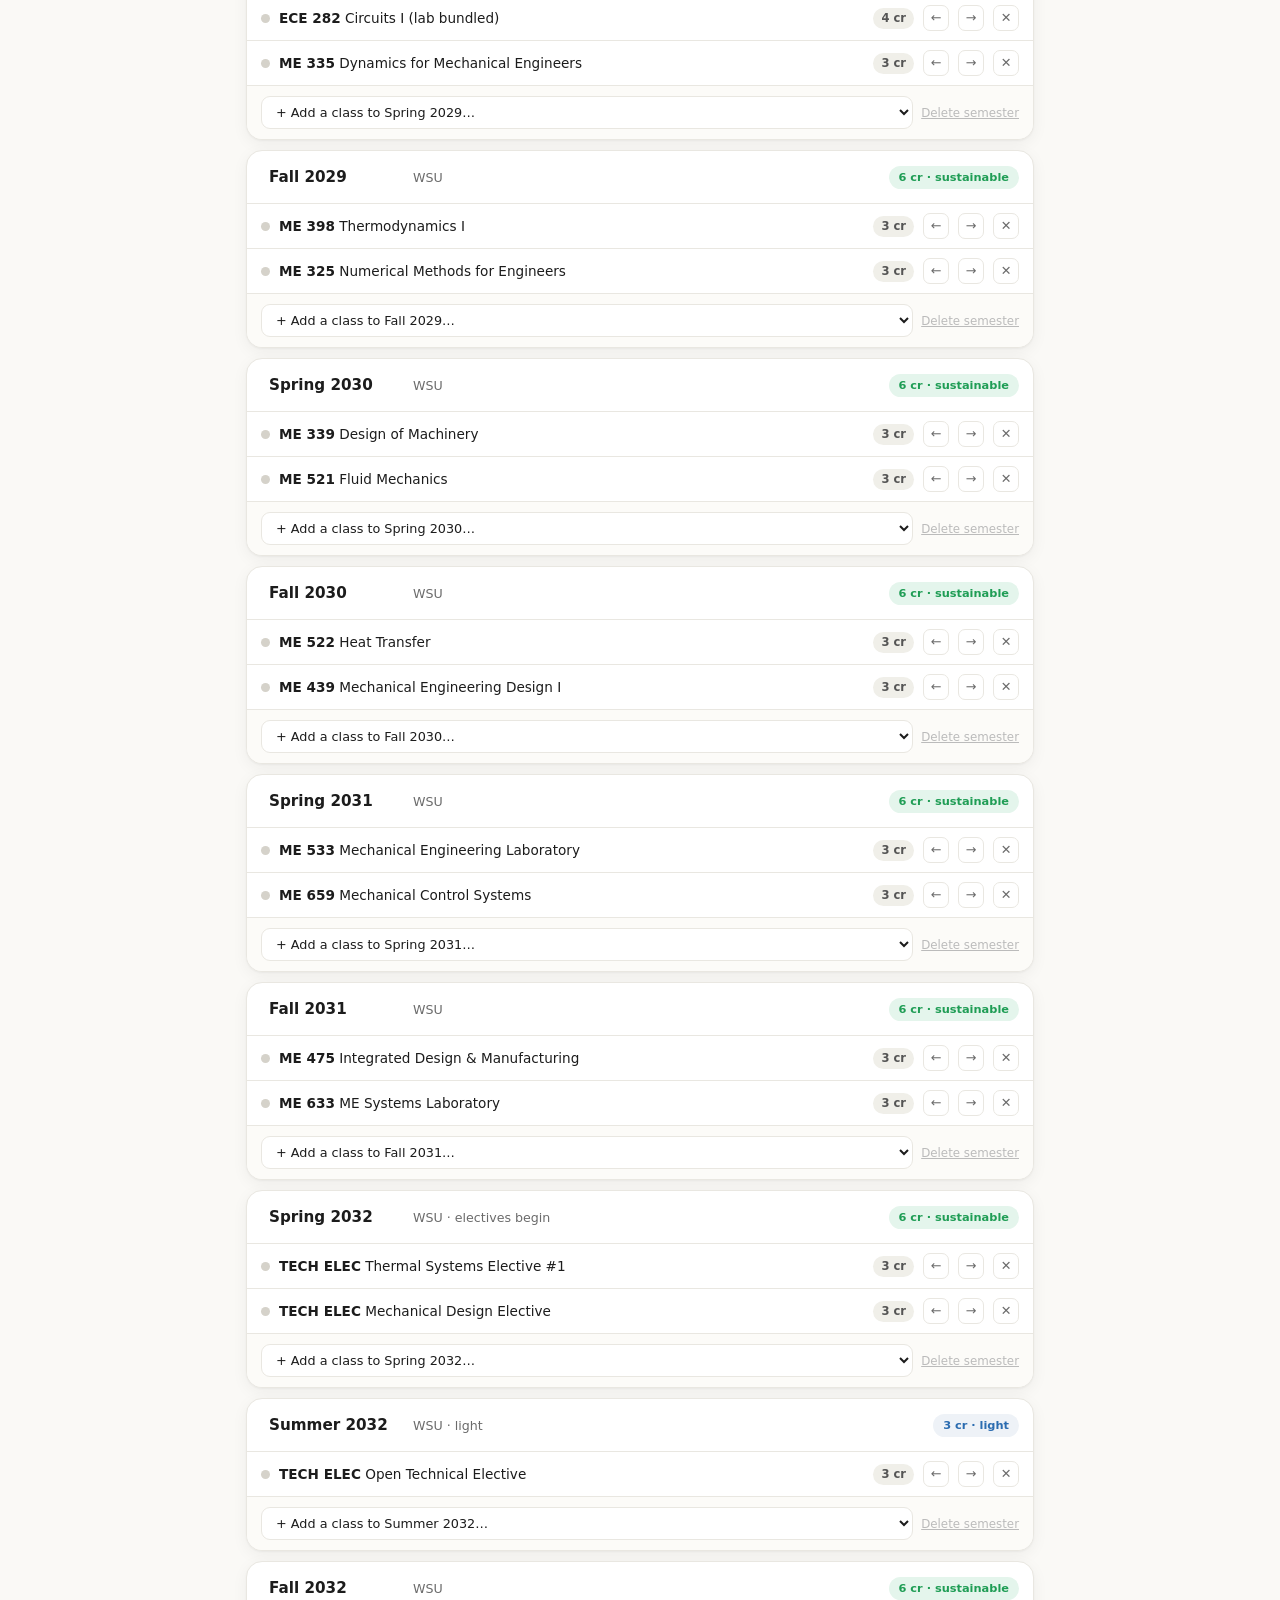
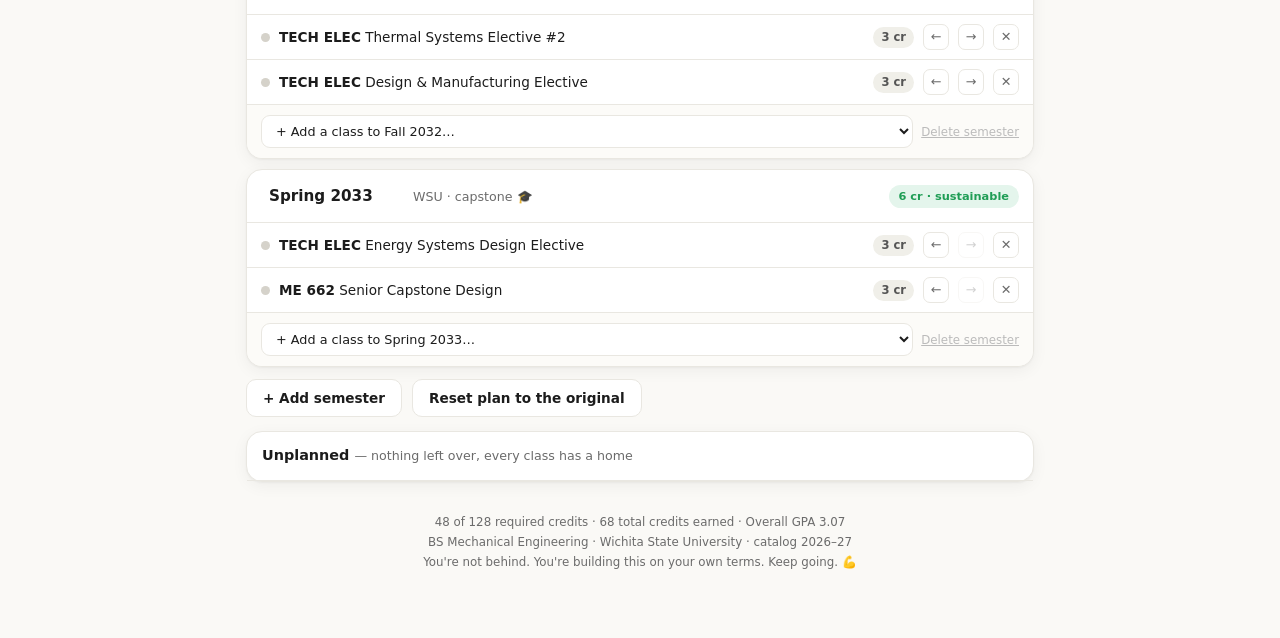
<file: planner.html>
<!DOCTYPE html>
<html lang="en">
<head>
<meta charset="UTF-8">
<meta name="viewport" content="width=device-width, initial-scale=1.0">
<meta name="theme-color" content="#000000">
<meta name="apple-mobile-web-app-capable" content="yes">
<meta name="apple-mobile-web-app-status-bar-style" content="black">
<link rel="icon" href="data:image/svg+xml,<svg xmlns='http://www.w3.org/2000/svg' viewBox='0 0 100 100'><rect width='100' height='100' rx='22' fill='%23111'/><text y='72' x='50' font-size='60' text-anchor='middle' fill='%23FFCD00' font-family='system-ui' font-weight='bold'>ME</text></svg>">
<link rel="stylesheet" href="style.css?v=6">
<title>Planner · WSU ME Tracker</title>
</head>
<body>

<header class="hero slim">
  <div class="wrap">
    <div>
      <h1>Semester Planner</h1>
      <div class="meta" id="hdrSub">–</div>
    </div>
    <nav class="nav" id="nav"></nav>
  </div>
</header>

<div class="wrap">
  <section class="section" style="margin-top:22px">
    <div class="section-sub">Every remaining class is already placed. Change any of it: <b>← →</b> move a class between semesters, <b>✕</b> drops it to Unplanned, the dropdown adds one in, and you can click a semester's name to rename it.</div>
    <div class="card gradbox" id="gradBox"></div>
    <div id="planner"></div>
    <div class="addbar" style="margin-top:12px">
      <button class="btn ghost" id="addTerm">+ Add semester</button>
      <button class="btn ghost" id="resetPlan">Reset plan to the original</button>
    </div>
    <div class="card" id="unplanned" style="margin-top:14px"></div>
  </section>

  <div class="foot" id="foot"></div>
</div>

<script src="data.js?v=6"></script>
<script src="app.js?v=6"></script>
<script>
function loadPill(cr, n){
  if(!n)       return '<span class="load-pill none">nothing planned</span>';
  if(cr === 0) return '<span class="load-pill light">0 cr</span>';
  const cls  = cr<=4?'light':cr<=8?'ok':cr<=11?'heavy':'over';
  const word = cr<=4?'light':cr<=8?'sustainable':cr<=11?'heavy':'too much part-time';
  return `<span class="load-pill ${cls}">${cr} cr · ${word}</span>`;
}
function savePlan(){ save(); renderAll(); }

function renderPlanner(){
  const plan = getPlan();
  const active = plan.filter(t => termCredits(t) > 0);
  const g = active[active.length-1];
  const totalLeft = plan.reduce((s,t)=>s+termCredits(t),0);
  const stray = unplannedCourses().reduce((s,c)=>s+(Number(c.credits)||0),0);
  $('gradBox').innerHTML =
    `<div class="g1">🎓 ${g ? esc(g.name) : 'Everything is done'}</div>` +
    `<div class="g2">${totalLeft} credits of classes across ${active.length} semester${active.length===1?'':'s'}` +
    `${stray ? ` · <b>${stray} cr not placed in a semester yet</b>` : ''}</div>`;

  $('planner').innerHTML = plan.map((t,ti)=>{
    const courses = t.courses.map(courseById).filter(Boolean);
    const rows = courses.length ? courses.map(c=>{
      const st = effStatus(c);
      return `<div class="prow st-${st}">
        <span class="dot"></span>
        <div class="pc"><b>${esc(c.code)}</b> ${esc(c.title)}
          ${st==='completed'?'<span>done ✓</span>':st==='progress'?'<span>taking it now</span>':''}</div>
        <span class="cr">${c.credits} cr</span>
        <button class="mini" data-mv="prev" data-t="${ti}" data-c="${esc(c.id)}" ${ti===0?'disabled':''} title="Earlier semester">←</button>
        <button class="mini" data-mv="next" data-t="${ti}" data-c="${esc(c.id)}" ${ti===plan.length-1?'disabled':''} title="Later semester">→</button>
        <button class="mini x" data-unassign="${esc(c.id)}" title="Remove from this semester">✕</button>
      </div>`;
    }).join('') : `<div class="prow" style="color:var(--muted);font-size:.83rem">Nothing planned for this semester yet.</div>`;
    const avail = unplannedCourses();
    return `<div class="card pterm">
      <div class="pterm-head">
        <input class="tname" value="${esc(t.name)}" data-rename="${ti}" aria-label="Semester name">
        <input class="tnote" value="${esc(t.note||'')}" data-renote="${ti}" placeholder="note (optional)" aria-label="Semester note">
        ${loadPill(termCredits(t), courses.filter(c=>effStatus(c)!=='completed').length)}
      </div>
      ${rows}
      <div class="pterm-foot">
        <select data-addto="${ti}">
          <option value="">+ Add a class to ${esc(t.name)}…</option>
          ${avail.map(c=>`<option value="${esc(c.id)}">${esc(c.code)} · ${esc(c.title)} (${c.credits} cr)</option>`).join('')}
        </select>
        <button class="delterm" data-delterm="${ti}">Delete semester</button>
      </div>
    </div>`;
  }).join('');

  const up = unplannedCourses();
  $('unplanned').innerHTML =
    `<div class="unp-head">Unplanned <span>— ${up.length ? `${up.length} class${up.length===1?'':'es'} with no semester yet` : 'nothing left over, every class has a home'}</span></div>` +
    up.map(c=>`<div class="prow st-${effStatus(c)}">
      <span class="dot"></span>
      <div class="pc"><b>${esc(c.code)}</b> ${esc(c.title)}</div>
      <span class="cr">${c.credits} cr</span></div>`).join('');
  wirePlanner();
}

function wirePlanner(){
  const plan = getPlan();
  document.querySelectorAll('[data-mv]').forEach(b=>{
    b.onclick = ()=>{
      const ti=+b.dataset.t, id=b.dataset.c, to = b.dataset.mv==='prev'?ti-1:ti+1;
      if(to<0 || to>=plan.length) return;
      plan[ti].courses = plan[ti].courses.filter(x=>x!==id);
      if(!plan[to].courses.includes(id)) plan[to].courses.push(id);
      savePlan();
    };
  });
  document.querySelectorAll('[data-unassign]').forEach(b=>{
    b.onclick = ()=>{ const id=b.dataset.unassign; plan.forEach(t=>t.courses=t.courses.filter(x=>x!==id)); savePlan(); };
  });
  document.querySelectorAll('[data-addto]').forEach(sel=>{
    sel.onchange = ()=>{
      const id=sel.value; if(!id) return;
      const ti=+sel.dataset.addto;
      plan.forEach(t=>t.courses=t.courses.filter(x=>x!==id));
      plan[ti].courses.push(id); savePlan();
    };
  });
  document.querySelectorAll('[data-rename]').forEach(inp=>{
    inp.onchange = inp.onblur = ()=>{ const v=inp.value.trim(); if(v) plan[+inp.dataset.rename].name=v; save(); renderAll(); };
  });
  document.querySelectorAll('[data-renote]').forEach(inp=>{
    inp.onchange = inp.onblur = ()=>{ plan[+inp.dataset.renote].note = inp.value.trim(); save(); };
  });
  document.querySelectorAll('[data-delterm]').forEach(b=>{
    b.onclick = ()=>{
      const ti=+b.dataset.delterm, t=plan[ti], n=t.courses.length;
      if(n && !confirm(`Delete ${t.name}? Its ${n} class${n===1?'':'es'} go back to Unplanned — nothing is lost.`)) return;
      plan.splice(ti,1); savePlan();
    };
  });
}
function renderHdr(){
  const g = gradTerm(), t = nextTerm();
  $('hdrSub').innerHTML = t
    ? `Next: <b>${esc(t.name)}</b>${g?` · graduating <b>${esc(g.name)}</b>`:''}`
    : 'Nothing left to plan.';
}
function renderAll(){ renderHdr(); renderPlanner(); renderFoot(); }

$('addTerm').onclick = ()=>{
  getPlan().push({id:'t'+Date.now().toString(36), name:'New semester', note:'', courses:[]});
  savePlan();
  const el = document.querySelector('#planner .pterm:last-child .tname'); if(el) el.select();
};
$('resetPlan').onclick = ()=>{
  if(!confirm('Throw away your changes and go back to the original plan? Your course check-offs are not affected.')) return;
  state.plan = JSON.parse(JSON.stringify(DATA.planSeed)); savePlan();
};
renderNav('planner.html'); renderAll();
</script>
</body>
</html>
</file>
<file: style.css>
/* ============================================================
   Shared styles for every page of the tracker.
   ============================================================ */
:root{
  --gold:#FFCD00; --gold-soft:#FFE580; --gold-dark:#b58a00;
  --black:#111; --ink:#1c1c1c; --muted:#6b6b6b; --bg:#faf9f6; --card:#fff; --line:#e9e7e1;
  --green:#1f9d55; --green-soft:#e4f5ec; --amber:#b7791f; --amber-soft:#fdf3e0;
  --blue:#2b6cb0; --blue-soft:#eef2f7; --red:#c53030; --red-soft:#fdeaea;
  --shadow:0 1px 2px rgba(0,0,0,.04),0 4px 16px rgba(0,0,0,.05);
  --radius:16px;
}
*{box-sizing:border-box;margin:0;padding:0}
html{-webkit-text-size-adjust:100%}
body{font-family:'Inter',system-ui,-apple-system,'Segoe UI',Roboto,sans-serif;background:var(--bg);color:var(--ink);line-height:1.5;padding-bottom:56px}
.wrap{max-width:820px;margin:0 auto;padding:0 16px}
h2{font-size:1.15rem;letter-spacing:-.01em;margin-bottom:2px}
.section{margin-top:34px}
.section-sub{color:var(--muted);font-size:.85rem;margin-bottom:14px}
.card{background:var(--card);border:1px solid var(--line);border-radius:var(--radius);box-shadow:var(--shadow)}
.empty{padding:22px;text-align:center;color:var(--muted);font-size:.85rem}

/* ---------- HEADER ---------- */
.hero{background:linear-gradient(160deg,#000 0%,#1a1a1a 60%,#232323 100%);color:#fff;border-radius:0 0 26px 26px;padding:22px 0 26px;box-shadow:0 6px 24px rgba(0,0,0,.18)}
.hero .wrap{display:flex;flex-direction:column;gap:18px}
.hero-top{display:flex;justify-content:space-between;align-items:flex-start;gap:16px;flex-wrap:wrap}
.hero h1{font-size:1.5rem;line-height:1.15;letter-spacing:-.02em}
.hero .goal{color:var(--gold);font-weight:600;font-size:1.02rem;margin-top:4px}
.hero .meta{color:#c9c9c9;font-size:.83rem;margin-top:8px}
.hero .meta b{color:#fff;font-weight:600}
.hero.slim{padding:18px 0 20px;border-radius:0 0 22px 22px}
.hero.slim h1{font-size:1.2rem}
.badge{display:inline-block;background:rgba(255,205,0,.14);color:var(--gold);border:1px solid rgba(255,205,0,.35);border-radius:999px;padding:3px 11px;font-size:.72rem;font-weight:600;letter-spacing:.02em}

/* ---------- NAV ---------- */
.nav{display:flex;gap:6px;background:rgba(255,255,255,.08);padding:5px;border-radius:12px;overflow-x:auto}
.nav a{flex:1;text-align:center;white-space:nowrap;padding:9px 12px;border-radius:8px;font-size:.82rem;font-weight:600;color:#c9c9c9;text-decoration:none;transition:.15s}
.nav a:hover{color:#fff;background:rgba(255,255,255,.06)}
.nav a.on{background:#fff;color:var(--ink)}

/* ---------- RING ---------- */
.ring-wrap{display:flex;align-items:center;gap:16px}
.ring{position:relative;width:118px;height:118px;flex-shrink:0}
.ring svg{transform:rotate(-90deg)}
.ring .val{position:absolute;inset:0;display:flex;flex-direction:column;align-items:center;justify-content:center}
.ring .pct{font-size:1.7rem;font-weight:700;letter-spacing:-.02em}
.ring .lbl{font-size:.58rem;color:#bdbdbd;text-transform:uppercase;letter-spacing:.07em;text-align:center;line-height:1.3}
.motiv{font-size:1.02rem;font-weight:600}
.motiv b{color:var(--gold)}
.motiv .sub{display:block;color:#bdbdbd;font-size:.8rem;font-weight:400;margin-top:4px}
.mode{display:flex;gap:5px;background:rgba(255,255,255,.08);padding:4px;border-radius:10px;max-width:340px}
.mode button{flex:1;border:none;background:transparent;color:#bdbdbd;font-family:inherit;font-size:.74rem;font-weight:600;padding:7px 6px;border-radius:7px;cursor:pointer}
.mode button.on{background:rgba(255,255,255,.14);color:#fff}

/* ---------- KPI ---------- */
.kpis{display:grid;grid-template-columns:repeat(2,1fr);gap:12px}
.kpi{padding:15px 16px}
.kpi .n{font-size:1.55rem;font-weight:700;letter-spacing:-.02em;line-height:1}
.kpi .n small{font-size:.85rem;color:var(--muted);font-weight:600}
.kpi .k{color:var(--muted);font-size:.76rem;margin-top:7px;text-transform:uppercase;letter-spacing:.04em}
.kpi.ok .n{color:var(--green)}
.kpi.gold{background:linear-gradient(150deg,#fffdf3,#fff8dc);border-color:#f2e6a8}

/* ---------- LANDING TILES ---------- */
.tiles{display:grid;grid-template-columns:repeat(3,1fr);gap:12px}
.tile{padding:18px 16px;text-decoration:none;color:var(--ink);display:block;transition:.15s}
.tile:hover{border-color:var(--gold);box-shadow:0 2px 4px rgba(0,0,0,.05),0 8px 22px rgba(0,0,0,.07);transform:translateY(-1px)}
.tile .ic{font-size:1.5rem;line-height:1}
.tile .tt{font-weight:700;font-size:.98rem;margin-top:9px}
.tile .ts{color:var(--muted);font-size:.79rem;margin-top:3px}
.tile .tn{margin-top:9px;font-size:.75rem;font-weight:700;color:var(--gold-dark)}

/* ---------- EXPLAINER ---------- */
.explain{padding:16px 18px;background:linear-gradient(150deg,#fffdf3,#fffaea);border-color:#f2e6a8}
.explain .t{font-weight:700;font-size:.95rem;margin-bottom:6px}
.explain p{font-size:.85rem;color:#5c5340;margin-bottom:8px}
.explain p:last-child{margin-bottom:0}
.explain b{color:var(--ink)}

/* ---------- BUCKETS ---------- */
.bkt{padding:15px 16px;margin-bottom:10px}
.bkt-head{display:flex;justify-content:space-between;align-items:baseline;gap:10px;margin-bottom:3px}
.bkt-name{font-weight:700;font-size:.94rem}
.bkt-num{font-size:.8rem;color:var(--muted);font-weight:600;white-space:nowrap}
.bkt-num b{color:var(--ink);font-size:.92rem}
.bkt-blurb{color:var(--muted);font-size:.78rem;margin-bottom:10px}
.bar{height:9px;background:#f0efe9;border-radius:999px;overflow:hidden;display:flex}
.bar .fill{background:var(--green);transition:width .4s}
.bar .fill.prog{background:var(--gold)}
.bkt-foot{display:flex;justify-content:space-between;gap:10px;margin-top:8px;font-size:.75rem;color:var(--muted)}
.bkt.full{background:linear-gradient(150deg,#f6fdf8,#eef9f2);border-color:#c6e9d4}
.bkt.full .bkt-name{color:var(--green)}
.legend{display:flex;gap:14px;font-size:.72rem;color:var(--muted);margin-bottom:12px;flex-wrap:wrap}
.legend i{width:9px;height:9px;border-radius:3px;display:inline-block;margin-right:5px;vertical-align:middle}

/* ---------- TABS ---------- */
.tabs{display:flex;gap:6px;background:#f0efe9;padding:5px;border-radius:12px;margin-bottom:14px;flex-wrap:wrap}
.tab{flex:1;min-width:90px;border:none;background:transparent;padding:9px 6px;border-radius:8px;font-size:.8rem;font-weight:600;color:var(--muted);cursor:pointer;font-family:inherit;transition:.15s}
.tab.active{background:#fff;color:var(--ink);box-shadow:var(--shadow)}
.tab .cnt{opacity:.6}

/* ---------- COURSE ROWS ---------- */
.grp-hdr{padding:10px 15px 6px;font-size:.7rem;font-weight:700;color:var(--muted);text-transform:uppercase;letter-spacing:.06em;background:#fcfbf8;border-bottom:1px solid var(--line)}
.course{display:flex;align-items:flex-start;gap:12px;padding:13px 15px;border-bottom:1px solid var(--line)}
.course:last-child{border-bottom:none}
.course .check{width:24px;height:24px;border-radius:8px;border:2px solid #cfcdc5;flex-shrink:0;margin-top:2px;display:flex;align-items:center;justify-content:center;cursor:pointer;transition:.15s;background:#fff}
.course .check:active{transform:scale(.88)}
.course.st-completed .check{background:var(--green);border-color:var(--green)}
.course.st-progress  .check{background:var(--gold);border-color:var(--gold)}
.course.noapply .check{border-color:#d8d5cc;background:#f4f3ef;cursor:default;border-radius:50%}
.course .body{flex:1;min-width:0}
.course .title{font-weight:600;font-size:.92rem}
.course.st-completed .title{color:var(--muted)}
.course .code{color:var(--muted);font-weight:600;font-size:.78rem}
.course .notes{color:var(--muted);font-size:.79rem;margin-top:3px}
.course .maps{font-size:.74rem;color:var(--blue);margin-top:2px}
.course .right{display:flex;flex-direction:column;align-items:flex-end;gap:5px;flex-shrink:0}
.pill{font-size:.68rem;font-weight:700;padding:2px 8px;border-radius:999px;white-space:nowrap}
.pill.grade{background:var(--green-soft);color:var(--green)}
.pill.cr{background:#f0efe9;color:#555}
.pill.hi{background:var(--red-soft);color:var(--red)}
.pill.med{background:var(--amber-soft);color:var(--amber)}
.pill.low{background:var(--blue-soft);color:var(--blue)}
.pill.verify{background:var(--amber-soft);color:var(--amber)}
.pill.mine{background:#efe7fb;color:#6b46c1}
.pill.no{background:#f0efe9;color:#8a8a8a}
.pill.st{background:var(--gold-soft);color:#7a5c00}
.del{background:none;border:none;color:#bbb;font-size:1rem;cursor:pointer;padding:0 2px;line-height:1;font-family:inherit}
.del:hover{color:var(--red)}

/* ---------- FORMS / BUTTONS ---------- */
.addbar{display:flex;gap:10px;align-items:center;margin-bottom:12px;flex-wrap:wrap}
.btn{background:var(--black);color:#fff;border:none;border-radius:10px;padding:10px 16px;font-weight:600;font-size:.85rem;cursor:pointer;font-family:inherit}
.btn.ghost{background:#fff;color:var(--ink);border:1px solid var(--line)}
.btn.gold{background:var(--gold);color:#3a2f00}
.addform{padding:16px;margin-bottom:14px;display:none}
.addform.open{display:block}
.fgrid{display:grid;grid-template-columns:repeat(2,1fr);gap:10px}
.f{display:flex;flex-direction:column;gap:4px}
.f.full{grid-column:1/-1}
.f label{font-size:.72rem;font-weight:700;color:var(--muted);text-transform:uppercase;letter-spacing:.04em}
.f input,.f select{padding:9px 11px;border:1px solid var(--line);border-radius:10px;font-size:.88rem;font-family:inherit;background:var(--bg);color:var(--ink)}
.f input:focus,.f select:focus{outline:none;border-color:var(--gold);box-shadow:0 0 0 3px rgba(255,205,0,.25)}
.f .hint{font-size:.72rem;color:var(--muted)}
.formfoot{display:flex;gap:8px;margin-top:14px;align-items:center;flex-wrap:wrap}
.formerr{color:var(--red);font-size:.78rem;flex:1}
.reset{background:none;border:none;color:var(--muted);font-size:.76rem;text-decoration:underline;cursor:pointer;font-family:inherit;margin-top:16px}

/* ---------- PLANNER ---------- */
.gradbox{padding:15px 17px;margin-bottom:14px;background:linear-gradient(150deg,#fffdf3,#fff4c8);border-color:#f2e6a8}
.gradbox .g1{font-size:1.15rem;font-weight:700;color:#8a6d00;letter-spacing:-.01em}
.gradbox .g2{font-size:.82rem;color:#7a6a3a;margin-top:3px}
.pterm{padding:0;margin-bottom:10px;overflow:hidden}
.pterm-head{display:flex;align-items:center;gap:9px;padding:12px 14px;border-bottom:1px solid var(--line);flex-wrap:wrap}
.pterm-head input.tname{border:1px solid transparent;background:transparent;font-family:inherit;font-weight:700;font-size:.95rem;color:var(--ink);padding:4px 7px;border-radius:8px;width:135px}
.pterm-head input.tnote{border:1px solid transparent;background:transparent;font-family:inherit;font-size:.79rem;color:var(--muted);padding:4px 7px;border-radius:8px;flex:1;min-width:90px}
.pterm-head input:hover{border-color:var(--line)}
.pterm-head input:focus{outline:none;background:#fff;border-color:var(--gold);box-shadow:0 0 0 3px rgba(255,205,0,.22)}
.load-pill{font-size:.71rem;font-weight:700;padding:3px 10px;border-radius:999px;white-space:nowrap}
.load-pill.light{background:var(--blue-soft);color:var(--blue)}
.load-pill.ok{background:var(--green-soft);color:var(--green)}
.load-pill.heavy{background:var(--amber-soft);color:var(--amber)}
.load-pill.over{background:var(--red-soft);color:var(--red)}
.load-pill.none{background:#f0efe9;color:#999}
.prow{display:flex;align-items:center;gap:9px;padding:9px 14px;border-bottom:1px solid var(--line)}
.prow:last-child{border-bottom:none}
.prow .dot{width:9px;height:9px;border-radius:50%;flex-shrink:0;background:#d5d2ca}
.prow.st-progress .dot{background:var(--gold)}
.prow.st-completed .dot{background:var(--green)}
.prow .pc{flex:1;min-width:0;font-size:.85rem}
.prow .pc b{font-weight:600}
.prow .pc span{color:var(--muted);font-size:.76rem;display:block}
.prow.st-completed .pc b{color:var(--muted);text-decoration:line-through}
.prow .cr{font-size:.72rem;font-weight:700;color:#555;background:#f0efe9;padding:2px 8px;border-radius:999px;white-space:nowrap}
.mini{background:#fff;border:1px solid var(--line);color:var(--muted);border-radius:7px;width:26px;height:26px;font-size:.8rem;cursor:pointer;font-family:inherit;flex-shrink:0;line-height:1;padding:0}
.mini:hover:not(:disabled){border-color:var(--gold);color:var(--ink);background:#fffdf3}
.mini:disabled{opacity:.3;cursor:default}
.mini.x:hover{border-color:var(--red);color:var(--red);background:var(--red-soft)}
.pterm-foot{display:flex;gap:8px;padding:10px 14px;align-items:center;background:#fcfbf8;flex-wrap:wrap}
.pterm-foot select{flex:1;min-width:150px;padding:7px 10px;border:1px solid var(--line);border-radius:9px;font-size:.8rem;font-family:inherit;background:#fff;color:var(--ink)}
.pterm-foot select:focus{outline:none;border-color:var(--gold)}
.delterm{background:none;border:none;color:#bbb;font-size:.74rem;cursor:pointer;font-family:inherit;text-decoration:underline}
.delterm:hover{color:var(--red)}
.unp-head{padding:13px 15px;font-weight:700;font-size:.9rem;border-bottom:1px solid var(--line)}
.unp-head span{font-weight:400;color:var(--muted);font-size:.79rem}

/* ---------- COLLAPSIBLE TERM CARDS (checklist) ---------- */
.term{margin-bottom:10px;overflow:hidden}
.term-head{display:flex;justify-content:space-between;align-items:center;padding:14px 16px;cursor:pointer;gap:10px}
.term-head .t{font-weight:700;font-size:.95rem}
.term-head .t span{color:var(--muted);font-weight:500;font-size:.8rem;margin-left:6px}
.term-head .load{font-size:.72rem;color:var(--muted);background:#f0efe9;padding:3px 9px;border-radius:999px;font-weight:600}
.term-head .chev{color:var(--muted);transition:.2s;font-size:.9rem}
.term.open .chev{transform:rotate(90deg)}
.term-body{display:none;padding:0 16px 14px;border-top:1px solid var(--line)}
.term.open .term-body{display:block}
.term.grad .term-head{background:linear-gradient(150deg,#fffdf3,#fff4c8);border-color:#f2e6a8}
.term.grad .t{color:#8a6d00}
.task{display:flex;gap:12px;padding:13px 15px;border-bottom:1px solid var(--line);align-items:flex-start}
.task:last-child{border-bottom:none}
.task .check{width:22px;height:22px;border-radius:7px;border:2px solid #cfcdc5;flex-shrink:0;margin-top:1px;display:flex;align-items:center;justify-content:center;cursor:pointer;background:#fff;transition:.15s}
.task.done .check{background:var(--green);border-color:var(--green)}
.task .check svg{opacity:0}.task.done .check svg{opacity:1}
.task .txt{font-size:.88rem}
.task.done .txt{color:var(--muted);text-decoration:line-through}
.ctag{font-size:.6rem;font-weight:700;padding:1px 7px;border-radius:999px;text-transform:uppercase;letter-spacing:.03em;white-space:nowrap;margin-left:5px;display:inline-block;vertical-align:middle}
.ctag.deadline{background:var(--red-soft);color:var(--red)}
.ctag.aid{background:var(--green-soft);color:var(--green)}
.ctag.school{background:var(--blue-soft);color:var(--blue)}

/* ---------- MISC ---------- */
.contacts{display:grid;grid-template-columns:repeat(2,1fr);gap:12px}
.contact{padding:13px 15px}
.contact .who{font-weight:600;font-size:.86rem}
.contact a{color:var(--blue);text-decoration:none;font-size:.8rem;display:block;margin-top:3px;word-break:break-word}
.extra{display:flex;justify-content:space-between;gap:12px;padding:12px 15px;border-bottom:1px solid var(--line);align-items:flex-start}
.extra:last-child{border-bottom:none}
.extra .n{font-weight:600;font-size:.88rem}
.extra .c{color:var(--muted);font-weight:600;font-size:.78rem}
.extra .w{color:var(--muted);font-size:.78rem;margin-top:2px}
.foot{text-align:center;color:var(--muted);font-size:.74rem;margin:30px 0 10px;line-height:1.7}

@media(max-width:560px){
  .contacts,.fgrid,.tiles{grid-template-columns:1fr}
  .f.full{grid-column:auto}
  .hero-top{flex-direction:column}
  .hero h1{font-size:1.35rem}
  .nav a{font-size:.78rem;padding:9px 8px}
}
</file>
